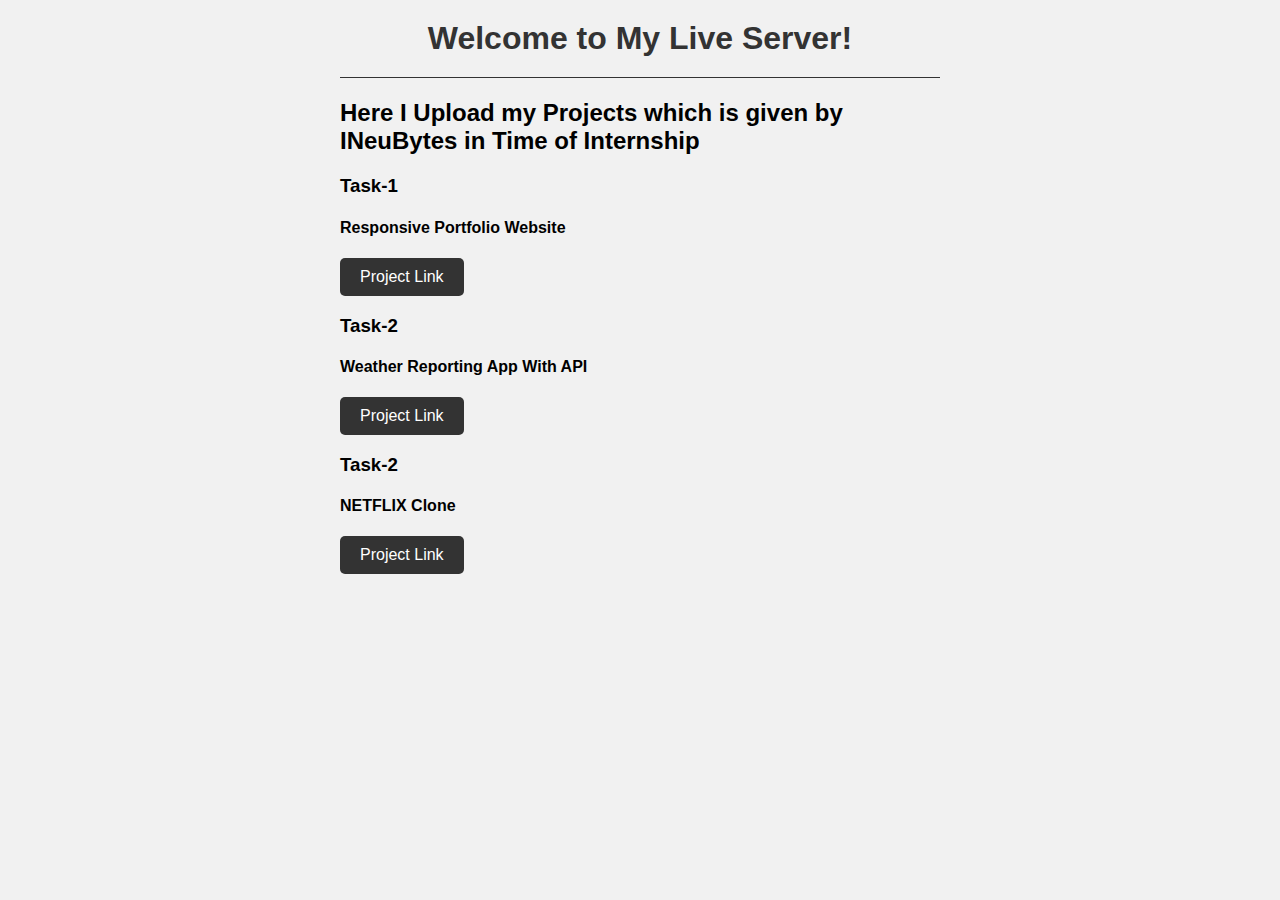
<file: index.html>
<!DOCTYPE html>
<html>
<head>
  <title>My Project</title>
  <style>
    body {
      font-family: Arial, sans-serif;
      background-color: #f1f1f1;
      margin: 0;
      padding: 20px;
    }
    
    h1 {
      color: #333333;
      text-align: center;
      margin-top: 0;
      padding-bottom: 20px;
      border-bottom: 1px solid #333333;
    }
    
    .container {
      max-width: 600px;
      margin: 0 auto;
    }
    
    .project-link {
      display: inline-block;
      padding: 10px 20px;
      background-color: #333333;
      color: #ffffff;
      text-decoration: none;
      border-radius: 5px;
      transition: background-color 0.3s ease;
    }
    
    .project-link:hover {
      background-color: #555555;
    }
    
    p {
      margin-bottom: 20px;
    }
  </style>
</head>
<body>
  <div class="container">
    <h1>Welcome to My Live Server!</h1>
    <h2>Here I Upload my Projects which is given by INeuBytes in Time of Internship</h2>
    <h3>Task-1</h3>
    <h4>Responsive Portfolio Website</h4>
    <a href="https://lakshayjain6.github.io/iNeuBytes_intern_INBT0747/ResponsivePortfolioWebsite-Task-1" class="project-link">Project Link</a>
  </div>
  <div class="container">
  
    <h3>Task-2</h3>
    <h4>Weather Reporting App With API</h4>
    <a href="https://lakshayjain6.github.io/iNeuBytes_intern_INBT0747/weather-app-main-Task-2" class="project-link">Project Link</a>
  </div>
    <div class="container">
  
    <h3>Task-2</h3>
    <h4>NETFLIX Clone</h4>
    <a href="https://lakshayjain6.github.io/iNeuBytes_intern_INBT0747/netflix-clone-task3/" class="project-link">Project Link</a>
  </div>

 
</body>
</html>
</file>
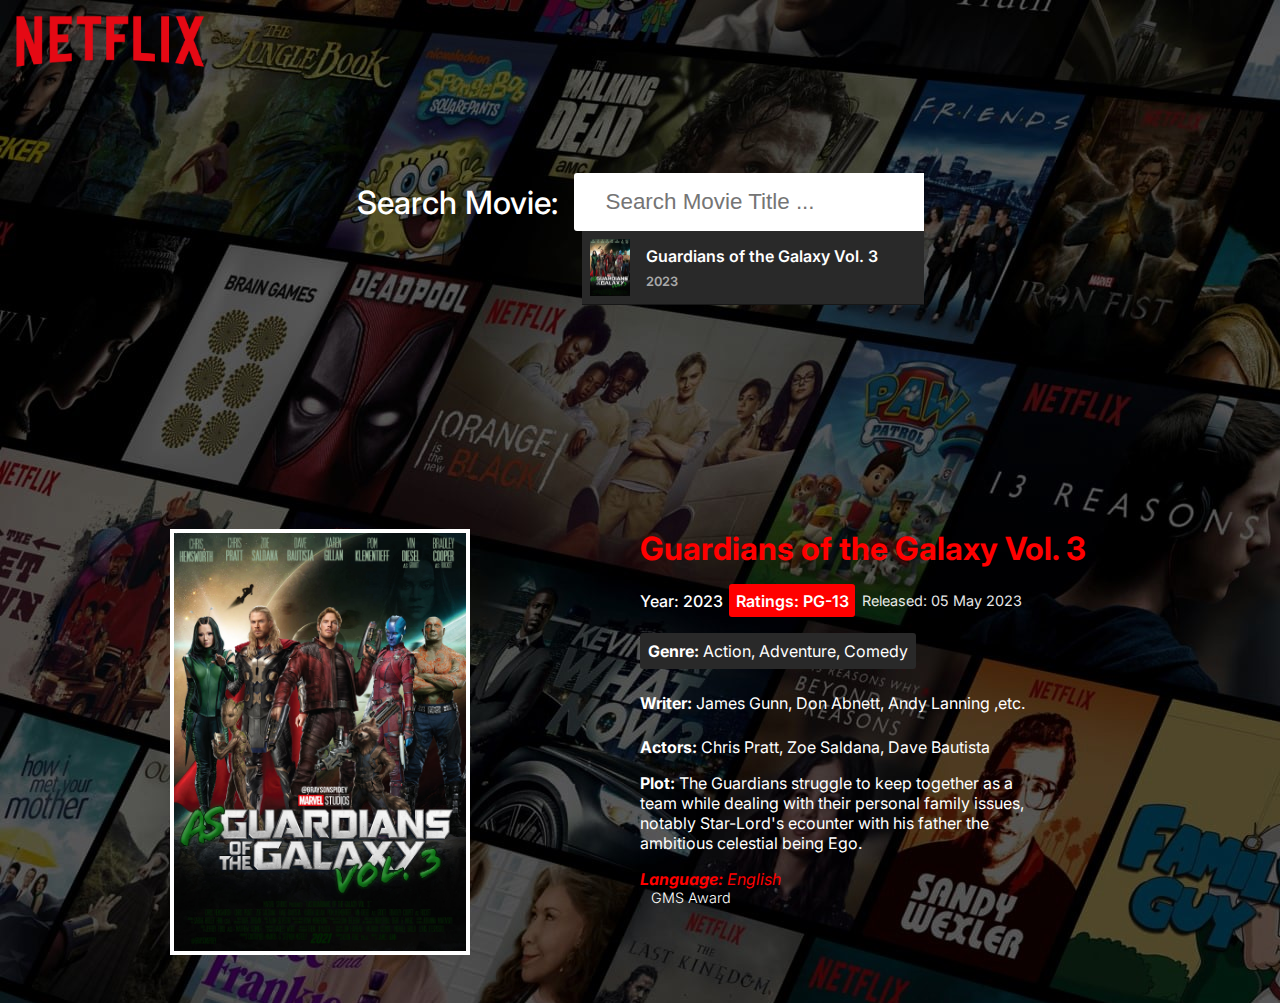
<file: netflix-clone-task3/search.html>
<!DOCTYPE html>
<html lang="en">
<head>
    <meta charset="UTF-8">
    <meta http-equiv="X-UA-Compatible" content="IE=edge">
    <meta name="viewport" content="width=device-width, initial-scale=1.0">
    <title>NETFLIX</title>
    <!-- font awesome icons cdn -->
    <link rel="stylesheet" href="https://cdnjs.cloudflare.com/ajax/libs/font-awesome/6.0.0-beta3/css/all.min.css" integrity="sha512-Fo3rlrZj/k7ujTnHg4CGR2D7kSs0v4LLanw2qksYuRlEzO+tcaEPQogQ0KaoGN26/zrn20ImR1DfuLWnOo7aBA==" crossorigin="anonymous" referrerpolicy="no-referrer" />
    <!-- custom css -->
    <link rel = "stylesheet" href = "search/style.css">
    <link
    rel="icon"
    href="http://pngimg.com/uploads/netflix/small/netflix_PNG15.png"
  />
</head>
<main>
<header class="header">
    <a href="index.html" ><img src="img/logo.png"  alt="logo" class="brand__logo"></a>
 </header>
<body>
    
    <div id="overlay"></div>
        
     
        <!-- end of logo -->
        <!-- search container -->
        <div class = "search-container">
            <div class = "search-element">
                <h3>Search Movie:</h3>
                <input type = "text" class = "form-control" placeholder="Search Movie Title ..." id = "movie-search-box" onkeyup="findMovies()" onclick = "findMovies()">

                <div class = "search-list" id = "search-list">
                   
                    <!-- list here -->
                    <div class = "search-list-item">
                        <div class = "search-item-thumbnail">
                            <img src = "./search/guardians.jpg">
                        </div>
                        <div class = "search-item-info">
                            <h3>Guardians of the Galaxy Vol. 3</h3>
                            <p>2023</p>
                        </div>
                    </div> 
                </div>
            </div>
        </div>
    </section>
        <!-- end of search container -->

        <!-- result container -->
        <div class = "container">
            <div class = "result-container">
                <div class = "result-grid" id = "result-grid">
                    <!-- movie information here -->
                    <div class = "movie-poster">
                        <img src = "./search/guardians.jpg" alt = "movie poster">
                    </div>
                    <div class = "movie-info">
                        <h3 class = "movie-title">Guardians of the Galaxy Vol. 3</h3>
                        <ul class = "movie-misc-info">
                            <li class = "year">Year: 2023</li>
                            <li class = "rated">Ratings: PG-13</li>
                            <li class = "released">Released: 05 May 2023</li>
                        </ul>
                        <p class = "genre"><b>Genre:</b> Action, Adventure, Comedy</p>
                        <p class = "writer"><b>Writer:</b> James Gunn, Don Abnett, Andy Lanning ,etc.</p>
                        <p class = "actors"><b>Actors: </b>Chris Pratt, Zoe Saldana, Dave Bautista</p>
                        <p class = "plot"><b>Plot:</b> The Guardians struggle to keep together as a team while dealing with their personal family issues, notably Star-Lord's ecounter with his father the ambitious celestial being Ego.</p>
                        <p class = "language"><b>Language:</b> English</p>
                        <p class = "awards"><b><i class = "fas fa-award"></i></b>GMS Award</p>
                    </div> 
                </div>
            </div>
        </div> 
        <!-- end of result container -->
    </div>
</main>

    <!-- movie app js -->
    <script src = "search/script.js"></script>
</body>
</html>
</file>
<file: netflix-clone-task3/search/style.css>
@import url('https://fonts.googleapis.com/css2?family=Inter:wght@300;400;500;600;700;800&display=swap');

:root{
    --md-dark-color: #1d1d1d;
    --dark-color: #171717;
    --light-dark-color: #292929;
    --yellow-color: red;
}
*{
    padding: 0;
    margin: 0;
    -webkit-box-sizing: border-box;
            box-sizing: border-box;
}
body{
    background-image: url("loginbg.jpg");
        font-family: 'Inter', sans-serif;
         }

a{
    text-decoration: none;
}
img{
    width: 100%;
    display: flex;
}
.header{
    width: 100%;
}
.header img{
    position: relative;
    width : 200px;
    margin-left: 10px;
    margin-top: 10px;
}

.search-container{
    position: relative;
    margin-top: 8%;
    display: block;
    display: -webkit-box;
    display: -ms-flexbox;
    display: flex;
    -webkit-box-align: center;
        -ms-flex-align: center;
            align-items: center;
    -webkit-box-pack: center;
        -ms-flex-pack: center;
            justify-content: center;
}
.logo{
    padding: 1rem 0;
    border-bottom: 1px solid var(--light-dark-color);
}
.logo p{
    font-size: 2rem;
    color: #fff;
    font-weight: bold;
}
.logo p span{
    color: var(--yellow-color);
}
.search-element{
    margin-bottom: 250px;
    display: -webkit-box;
    display: -ms-flexbox;
    display: flex;
    -webkit-box-align: stretch;
        -ms-flex-align: stretch;
            align-items: stretch;
    -webkit-box-pack: center;
        -ms-flex-pack: center;
            justify-content: center;
    -webkit-box-orient: vertical;
    -webkit-box-direction: normal;
        -ms-flex-direction: column;
            flex-direction: column;
    position: relative;
}
.search-element h3{
    -ms-flex-item-align: center;
        align-self: center;
    margin-right: 1rem;
    font-size: 2rem;
    color: #fff;
    font-weight: 500;
    margin-bottom: 1.5rem;
}
.search-element .form-control{
    padding: 1rem 2rem;
    font-size: 1.4rem;
    border: none;
    border-top-left-radius: 3px;
    border-bottom-left-radius: 3px;
    outline: none;
    color: var(--light-dark-color);
    width: 350px;
}
.search-list{
    position: absolute;
    right: 0;
    top: 100%;
    max-height: 500px;
    overflow-y: scroll;
    z-index: 10;
}
.search-list .search-list-item{
    background-color: var(--light-dark-color);
    padding: 0.5rem;
    border-bottom: 1px solid var(--dark-color);
    width: calc(350px - 8px);
    color: #fff;
    cursor: pointer;
    -webkit-transition: background-color 200ms ease;
    -o-transition: background-color 200ms ease;
    transition: background-color 200ms ease;
}
.search-list .search-list-item:Hover{
    background-color: #1f1f1f;
}
.search-list-item{
    display: -webkit-box;
    display: -ms-flexbox;
    display: flex;
    -webkit-box-align: center;
        -ms-flex-align: center;
            align-items: center;
}
.search-item-thumbnail img{
    width: 40px;
    margin-right: 1rem;
}
.search-item-info h3{
    font-weight: 600;
    font-size: 1rem;
}
.search-item-info p{
    font-size: 0.8rem;
    margin-top: 0.5rem;
    font-weight: 600;
    opacity: 0.6;
}

/* thumbnail */
.search-list::-webkit-scrollbar{
    width: 8px;
}
.search-list::-webkit-scrollbar-track{
    -webkit-box-shadow: inset 0 0 6px rgba(0, 0, 0, 0.3);
            box-shadow: inset 0 0 6px rgba(0, 0, 0, 0.3);
}
.search-list::-webkit-scrollbar-thumb{
    background-color: var(--yellow-color);
    outline: none;
    border-radius: 10px;
}

/* js related class */
.hide-search-list{
    display: none;
}

/* movie result */
.result-container{
    padding: 3rem 0;
}
.movie-poster img{
    max-width: 300px;
    margin: 0 auto;
    border: 4px solid #fff;
}
.movie-info{
    text-align: center;
    color: #fff;
    padding-top: 3rem;
}

/* movie info stylings */
.movie-title{
    font-size: 2rem;
    color: var(--yellow-color);
}
.movie-misc-info{
    list-style-type: none;
    display: -webkit-box;
    display: -ms-flexbox;
    display: flex;
    -webkit-box-align: center;
        -ms-flex-align: center;
            align-items: center;
    -webkit-box-pack: center;
        -ms-flex-pack: center;
            justify-content: center;
    padding: 1rem;
}
.movie-info .year{
    font-weight: 500;
}
.movie-info .rated{
    background-color: var(--yellow-color);
    padding: 0.4rem;
    margin: 0 0.4rem;
    border-radius: 3px;
    font-weight: 600;
}
.movie-info .released{
    font-size: 0.9rem;
    opacity: 0.9;
}
.movie-info .writer{
    padding: 0.5rem;
    margin: 1rem 0;
}
.movie-info .genre{
    background-color: var(--light-dark-color);
    display: inline-block;
    padding: 0.5rem;
    border-radius: 3px;
}
.movie-info .plot{
    max-width: 400px;
    margin: 1rem auto;
}
.movie-info .language{
    color: var(--yellow-color);
    font-style: italic;
}
.movie-info .awards{
    font-weight: 300;
    font-size: 0.9rem;
}
.movie-info .awards i{
    color: var(--yellow-color);
    margin: 1rem 0.7rem 0 0;
}

@media(max-width: 450px){
    .logo p{
        font-size: 1.4rem;
    }
    .search-element .form-control{
        width: 90%;
        margin: 0 auto;
        padding: 0.5rem 1rem;
    }
    .search-element h3{
        font-size: 1.4rem;
    }
    .search-list{
        width: 90%;
        right: 50%;
        -webkit-transform: translateX(50%);
            -ms-transform: translateX(50%);
                transform: translateX(50%);
    }
    .search-list .search-list-item{
        width: 100%;
    }
    .movie-misc-info{
        -webkit-box-orient: vertical;
        -webkit-box-direction: normal;
            -ms-flex-direction: column;
                flex-direction: column;
    }
    .movie-misc-info li:nth-child(2){
        margin: 0.8rem 0;
    }
}

@media(min-width: 800px){
    .search-element{
        -webkit-box-orient: horizontal;
        -webkit-box-direction: normal;
            -ms-flex-direction: row;
                flex-direction: row;
    }
    .search-element h3{
        margin-bottom: 0;
    }
    .result-grid{
        display: grid;
        grid-template-columns: repeat(2, 1fr);
    }
    .movie-info{
        text-align: left;
        padding-top: 0;
    }
    .movie-info .movie-misc-info{
        -webkit-box-pack: start;
            -ms-flex-pack: start;
                justify-content: flex-start;
        padding-left: 0;
    }
    .movie-info .plot{
        margin-left: 0;
    }
    .movie-info .writer{
        padding-left: 0;
        margin-left: 0;
    }
}
</file>
